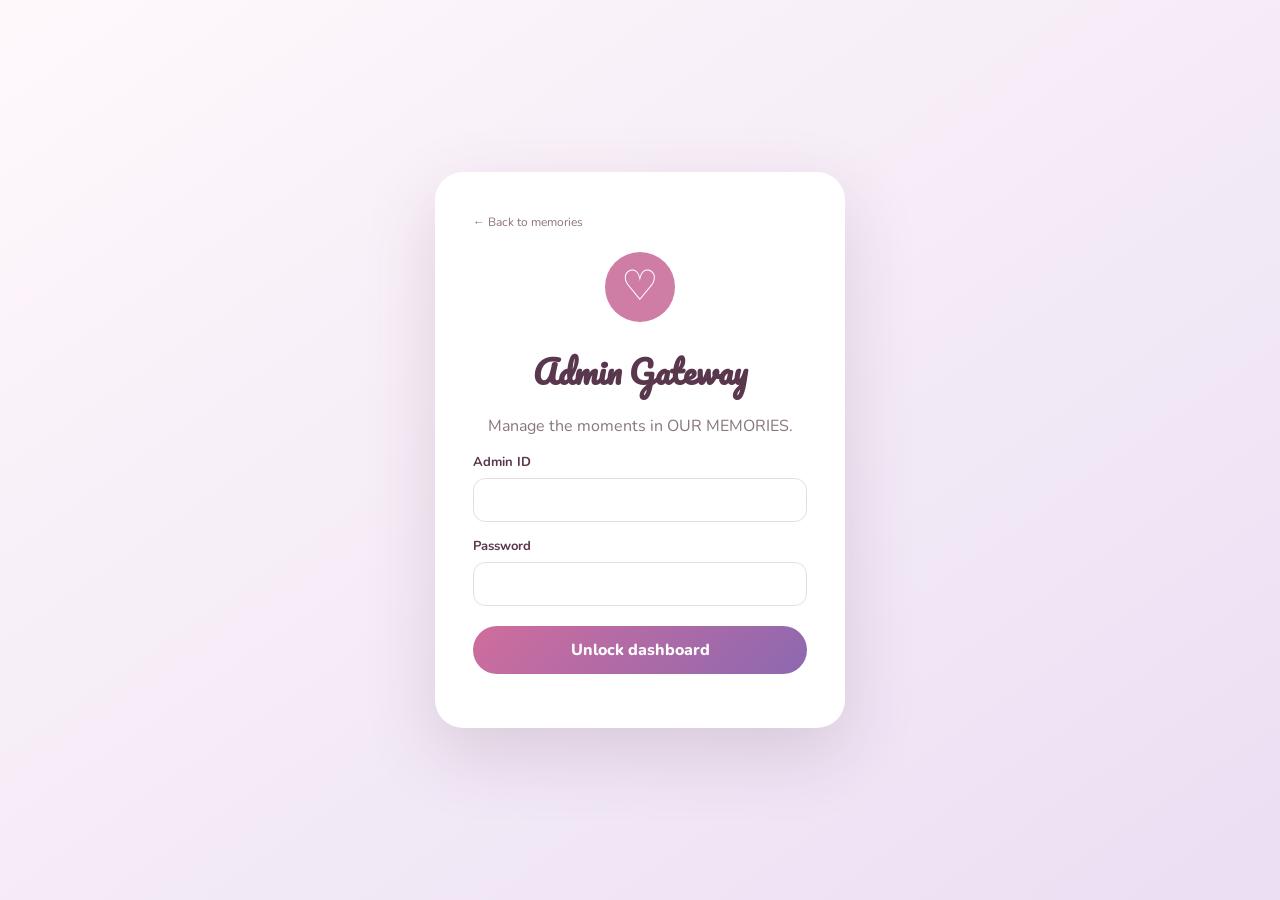
<file: docs/admin.html>
<!doctype html>
<html lang="en">
<head>
  <meta charset="utf-8">
  <meta name="viewport" content="width=device-width, initial-scale=1">
  <title>Admin · OUR MEMORIES</title>
  <link rel="stylesheet" href="./admin.css">
</head>
<body>
  <div id="loginScreen" class="login-screen">
    <form id="loginForm" class="login-card">
      <a href="./index.html">← Back to memories</a>
      <div class="lock">♡</div>
      <h1>Admin Gateway</h1>
      <p>Manage the moments in OUR MEMORIES.</p>
      <label>Admin ID<input name="admin_id" autocomplete="username" required></label>
      <label>Password<input name="password" type="password" autocomplete="current-password" required></label>
      <button class="primary" type="submit">Unlock dashboard</button>
      <p id="loginError" class="error"></p>
    </form>
  </div>

  <div id="dashboard" class="dashboard hidden">
    <aside>
      <a class="brand" href="./index.html">OUR MEMORIES ❤️</a>
      <button class="side-link active" data-panel="photos">Photos</button>
      <button class="side-link" data-panel="albums">Albums</button>
      <button class="side-link" data-panel="theme">Theme</button>
      <button id="logoutButton" class="logout">Log out</button>
    </aside>
    <main>
      <header><div><p>Admin dashboard</p><h1>Your memory world</h1></div><a href="./index.html" target="_blank">View website ↗</a></header>
      <section id="photosPanel" class="panel active">
        <div class="panel-heading"><div><h2>Add a memory</h2><p>Upload photographs with a title and story.</p></div></div>
        <form id="uploadForm" class="upload-card">
          <label class="image-picker"><input id="photoFile" name="file" type="file" accept="image/jpeg,image/png,image/webp" required><img id="uploadPreview" alt=""><span>Choose a photograph</span></label>
          <div class="upload-fields">
            <label>Title<input name="title" maxlength="100" required></label>
            <label>Caption<textarea name="caption" maxlength="500"></textarea></label>
            <label>Album<select id="uploadAlbum" name="album_id"><option value="">No album</option></select></label>
            <button class="primary" type="submit">Upload memory</button>
          </div>
        </form>
        <div class="panel-heading list-heading"><div><h2>Manage photographs</h2></div><span id="adminPhotoCount"></span></div>
        <div id="adminPhotoGrid" class="admin-grid"></div>
      </section>

      <section id="albumsPanel" class="panel">
        <div class="panel-heading"><div><h2>Albums</h2><p>Create folders for special moments.</p></div></div>
        <form id="albumForm" class="inline-form"><input name="name" maxlength="80" placeholder="Album name" required><button class="primary">Create album</button></form>
        <div id="albumList" class="album-list"></div>
      </section>

      <section id="themePanel" class="panel">
        <div class="panel-heading"><div><h2>Make it yours</h2><p>These changes appear for every visitor.</p></div></div>
        <form id="themeForm" class="theme-form">
          <label>Theme name<input name="theme_name" maxlength="30" value="love"></label>
          <label>Background colour<input name="background" type="color" value="#fff0f7"></label>
          <label>Accent colour<input name="accent" type="color" value="#c86b98"></label>
          <label>Font<select name="font_family"><option>Nunito</option><option>Georgia</option><option>Verdana</option><option>Trebuchet MS</option><option>Comic Sans MS</option></select></label>
          <label>Custom background image URL<input name="background_image" type="url" placeholder="https://..."></label>
          <label>Or upload background image<input id="backgroundFile" type="file" accept="image/jpeg,image/png,image/webp"></label>
          <button class="primary" type="submit">Save theme</button>
        </form>
      </section>
    </main>
  </div>
  <div id="adminToast" role="status"></div>
  <script src="./config.js"></script>
  <script src="./admin.js"></script>
</body>
</html>
</file>
<file: docs/admin.css>
@import url('https://fonts.googleapis.com/css2?family=Nunito:wght@400;600;700;800&family=Pacifico&display=swap');
:root{--pink:#c96996;--deep:#59374d;--mist:#fff5fa}*{box-sizing:border-box}body{margin:0;font-family:"Nunito",sans-serif;color:var(--deep);background:#fbf7fa}button,input,select,textarea{font:inherit}button,a{cursor:pointer}.hidden{display:none!important}.login-screen{min-height:100vh;display:grid;place-items:center;background:radial-gradient(circle,#fff 0 20%,transparent 21%),linear-gradient(145deg,#fff8fb,#eadff3)}.login-card{width:min(410px,90vw);background:white;border-radius:28px;padding:38px;box-shadow:0 25px 70px rgba(95,56,82,.17)}.login-card>a{font-size:12px;color:#8d7181;text-decoration:none}.lock{font-size:42px;color:white;background:#cf7da4;width:70px;height:70px;border-radius:50%;display:grid;place-items:center;margin:20px auto 0}.login-card h1{text-align:center;font-family:"Pacifico";margin-bottom:0}.login-card>p{text-align:center;color:#887580}.login-card label,.theme-form label,.upload-fields label{display:grid;gap:7px;margin-top:15px;font-weight:700;font-size:13px}.login-card input,.upload-fields input,.upload-fields textarea,.upload-fields select,.theme-form input,.theme-form select,.inline-form input{border:1px solid #e6dce3;border-radius:12px;padding:12px;background:white}.login-card .primary,.upload-fields .primary,.theme-form .primary,.inline-form .primary{width:100%;margin-top:20px;border:0;border-radius:999px;background:linear-gradient(135deg,#d06d9d,#8d68b0);color:white;padding:13px;font-weight:800}.error{color:#b83d62!important}
.dashboard{min-height:100vh;display:grid;grid-template-columns:230px 1fr}.dashboard aside{position:fixed;width:230px;height:100vh;background:white;padding:30px 20px;display:flex;flex-direction:column;box-shadow:4px 0 30px rgba(86,54,75,.07)}.brand{font-family:"Pacifico";text-decoration:none;color:var(--deep);margin-bottom:45px}.side-link{border:0;background:none;text-align:left;padding:13px 16px;margin:4px 0;border-radius:12px;font-weight:700}.side-link.active{background:#f7eaf2;color:#b95886}.logout{margin-top:auto;border:0;background:none;color:#8c7582}.dashboard main{grid-column:2;padding:35px 5%;min-width:0}.dashboard header{display:flex;justify-content:space-between;align-items:center}.dashboard header p{font-size:12px;text-transform:uppercase;letter-spacing:.15em;color:#bb789b}.dashboard header h1{font-family:"Pacifico";margin:5px 0 25px}.dashboard header a{color:var(--deep)}.panel{display:none}.panel.active{display:block}.panel-heading{border-bottom:1px solid #eadfe7;padding-bottom:15px;margin-bottom:20px}.panel-heading h2{font-size:30px}.panel-heading p{margin-top:0}.upload-card{display:grid;grid-template-columns:280px 1fr;gap:30px;background:white;border-radius:24px;padding:25px;box-shadow:0 12px 40px rgba(81,52,70,.07)}.image-picker{height:230px;border:2px dashed #dbc8d8;border-radius:18px;display:grid;place-items:center;overflow:hidden;position:relative;background:#fff8fc}.image-picker input{position:absolute;inset:0;opacity:0;cursor:pointer}.image-picker img{width:100%;height:100%;object-fit:cover;display:none}.upload-fields textarea{min-height:80px;resize:vertical}.list-heading{display:flex;justify-content:space-between;align-items:center;margin-top:35px}.admin-grid{display:grid;grid-template-columns:repeat(auto-fill,minmax(220px,1fr));gap:18px}.admin-photo{background:white;border-radius:18px;overflow:hidden;box-shadow:0 8px 28px rgba(83,54,72,.08)}.admin-photo img{width:100%;height:190px;object-fit:cover}.admin-photo-body{padding:13px}.admin-photo-body h3{margin:0;font-size:16px}.admin-photo-actions{display:flex;gap:7px;margin-top:10px}.admin-photo-actions button{border:0;border-radius:999px;padding:7px 10px;background:#f3eaf0}.admin-photo-actions select{width:100%;margin-top:8px;border:1px solid #eadfe7;border-radius:8px;padding:7px}.danger{color:#ad3155!important}.inline-form{display:flex;gap:10px;max-width:600px}.inline-form input{flex:1}.inline-form .primary{width:auto;margin:0}.album-list{display:grid;grid-template-columns:repeat(auto-fill,minmax(220px,1fr));gap:15px;margin-top:25px}.album-item{background:white;padding:18px;border-radius:16px;display:flex;justify-content:space-between}.album-item button{border:0;background:none;color:#b33c63}.theme-form{max-width:680px;background:white;border-radius:22px;padding:25px;display:grid;grid-template-columns:1fr 1fr;gap:18px}.theme-form button{grid-column:1/-1}.theme-form input[type=color]{height:46px;padding:4px}#adminToast{position:fixed;right:25px;bottom:25px;background:#56394c;color:white;padding:12px 18px;border-radius:999px;opacity:0;transform:translateY(30px);transition:.3s}#adminToast.show{opacity:1;transform:none}
@media(max-width:760px){.dashboard{display:block}.dashboard aside{position:static;width:100%;height:auto;padding:15px;flex-direction:row;align-items:center;gap:5px}.dashboard aside .brand{margin:0 auto 0 0;font-size:13px}.side-link{padding:8px}.logout{margin:0}.dashboard main{grid-column:1;padding:25px 4%}.dashboard header h1{font-size:25px}.upload-card{grid-template-columns:1fr}.theme-form{grid-template-columns:1fr}.theme-form button{grid-column:1}.inline-form{flex-direction:column}.inline-form .primary{width:100%}}
</file>
